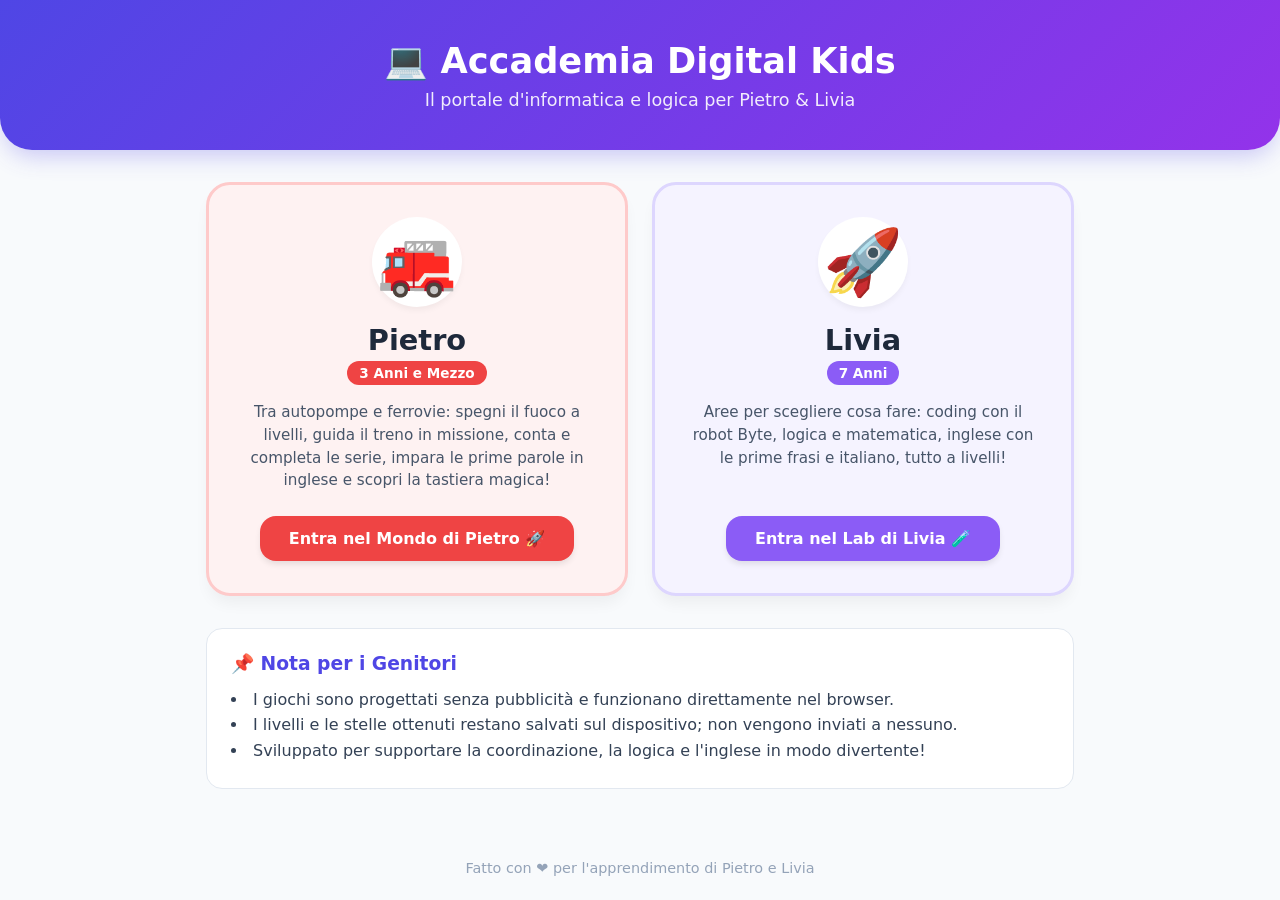
<file: index.html>
<!DOCTYPE html>
<html lang="it">
<head>
  <meta charset="UTF-8">
  <meta name="viewport" content="width=device-width, initial-scale=1.0">
  <title>Accademia Informatica Bimbi - Pietro & Livia</title>
  <style>
    :root {
      --primary: #4F46E5;
      --pietro-color: #EF4444;
      --pietro-bg: #FEF2F2;
      --livia-color: #8B5CF6;
      --livia-bg: #F5F3FF;
      --text: #1E293B;
    }

    * { box-sizing: border-box; margin: 0; padding: 0; }
    html { -webkit-text-size-adjust: 100%; }

    body {
      font-family: system-ui, -apple-system, BlinkMacSystemFont, 'Segoe UI', Roboto, sans-serif;
      background: #F8FAFC;
      color: var(--text);
      min-height: 100vh;
      min-height: 100dvh;
      display: flex;
      flex-direction: column;
      align-items: center;
    }

    header {
      width: 100%;
      background: linear-gradient(135deg, #4F46E5, #9333EA);
      color: white;
      text-align: center;
      padding: 2.5rem 1rem;
      border-bottom-left-radius: 2rem;
      border-bottom-right-radius: 2rem;
      box-shadow: 0 10px 25px -5px rgba(79, 70, 229, 0.3);
    }

    header h1 { font-size: 2.2rem; margin-bottom: 0.5rem; }
    header p { font-size: 1.1rem; opacity: 0.9; }

    main {
      max-width: 900px;
      width: 100%;
      padding: 2rem 1rem;
      display: flex;
      flex-direction: column;
      gap: 2rem;
    }

    .cards-container {
      display: grid;
      grid-template-columns: repeat(auto-fit, minmax(300px, 1fr));
      gap: 1.5rem;
    }

    .card {
      border-radius: 1.5rem;
      padding: 2rem;
      display: flex;
      flex-direction: column;
      align-items: center;
      text-align: center;
      text-decoration: none;
      color: inherit;
      transition: all 0.3s cubic-bezier(0.4, 0, 0.2, 1);
      border: 3px solid transparent;
      box-shadow: 0 10px 15px -3px rgba(0, 0, 0, 0.05);
      position: relative;
      overflow: hidden;
      touch-action: manipulation;
    }

    .card-pietro { background: var(--pietro-bg); border-color: #FECACA; }
    .card-livia { background: var(--livia-bg); border-color: #DDD6FE; }

    /* L'effetto "sollevamento" solo dove c'è il mouse: su iPad resterebbe attivo dopo il tocco */
    @media (hover: hover) {
      .card:hover {
        transform: translateY(-8px);
        box-shadow: 0 20px 25px -5px rgba(0, 0, 0, 0.1);
      }
    }

    .avatar {
      font-size: 4rem;
      margin-bottom: 1rem;
      background: white;
      width: 90px;
      height: 90px;
      border-radius: 50%;
      display: flex;
      align-items: center;
      justify-content: center;
      box-shadow: 0 4px 6px -1px rgba(0, 0, 0, 0.05);
    }

    .card h2 { font-size: 1.8rem; margin-bottom: 0.25rem; }
    .age-badge {
      display: inline-block;
      padding: 0.25rem 0.75rem;
      border-radius: 1rem;
      font-weight: bold;
      font-size: 0.85rem;
      margin-bottom: 1rem;
      color: white;
    }

    .card-pietro .age-badge { background: var(--pietro-color); }
    .card-livia .age-badge { background: var(--livia-color); }

    .card p {
      font-size: 0.95rem;
      line-height: 1.5;
      color: #475569;
      margin-bottom: 1.5rem;
    }

    .btn {
      margin-top: auto;
      padding: 0.8rem 1.8rem;
      border-radius: 1rem;
      font-weight: bold;
      color: white;
      font-size: 1rem;
      box-shadow: 0 4px 6px -1px rgba(0, 0, 0, 0.1);
    }

    .card-pietro .btn { background: var(--pietro-color); }
    .card-livia .btn { background: var(--livia-color); }

    .guide-section {
      background: white;
      padding: 1.5rem;
      border-radius: 1rem;
      border: 1px solid #E2E8F0;
    }

    .guide-section h3 {
      color: var(--primary);
      margin-bottom: 0.75rem;
      display: flex;
      align-items: center;
      gap: 0.5rem;
    }

    .guide-section ul {
      list-style-position: inside;
      line-height: 1.6;
      color: #334155;
    }

    footer {
      margin-top: auto;
      padding: 1.5rem;
      text-align: center;
      color: #94A3B8;
      font-size: 0.9rem;
    }

    @media (prefers-reduced-motion: reduce) { .card { transition: none; } }
  </style>
</head>
<body>

  <header>
    <h1>💻 Accademia Digital Kids</h1>
    <p>Il portale d'informatica e logica per Pietro & Livia</p>
  </header>

  <main>
    <div class="cards-container">
      <!-- Scheda Pietro -->
      <a href="pietro.html" class="card card-pietro">
        <div class="avatar">🚒</div>
        <h2>Pietro</h2>
        <div class="age-badge">3 Anni e Mezzo</div>
        <p>Tra autopompe e ferrovie: spegni il fuoco a livelli, guida il treno in missione, conta e completa le serie, impara le prime parole in inglese e scopri la tastiera magica!</p>
        <span class="btn">Entra nel Mondo di Pietro 🚀</span>
      </a>

      <!-- Scheda Livia -->
      <a href="livia.html" class="card card-livia">
        <div class="avatar">🚀</div>
        <h2>Livia</h2>
        <div class="age-badge">7 Anni</div>
        <p>Aree per scegliere cosa fare: coding con il robot Byte, logica e matematica, inglese con le prime frasi e italiano, tutto a livelli!</p>
        <span class="btn">Entra nel Lab di Livia 🧪</span>
      </a>
    </div>

    <div class="guide-section">
      <h3>📌 Nota per i Genitori</h3>
      <ul>
        <li>I giochi sono progettati senza pubblicità e funzionano direttamente nel browser.</li>
        <li>I livelli e le stelle ottenuti restano salvati sul dispositivo; non vengono inviati a nessuno.</li>
        <li>Sviluppato per supportare la coordinazione, la logica e l'inglese in modo divertente!</li>
      </ul>
    </div>
  </main>

  <footer>
    Fatto con ❤️ per l'apprendimento di Pietro e Livia
  </footer>

</body>
</html>
</file>
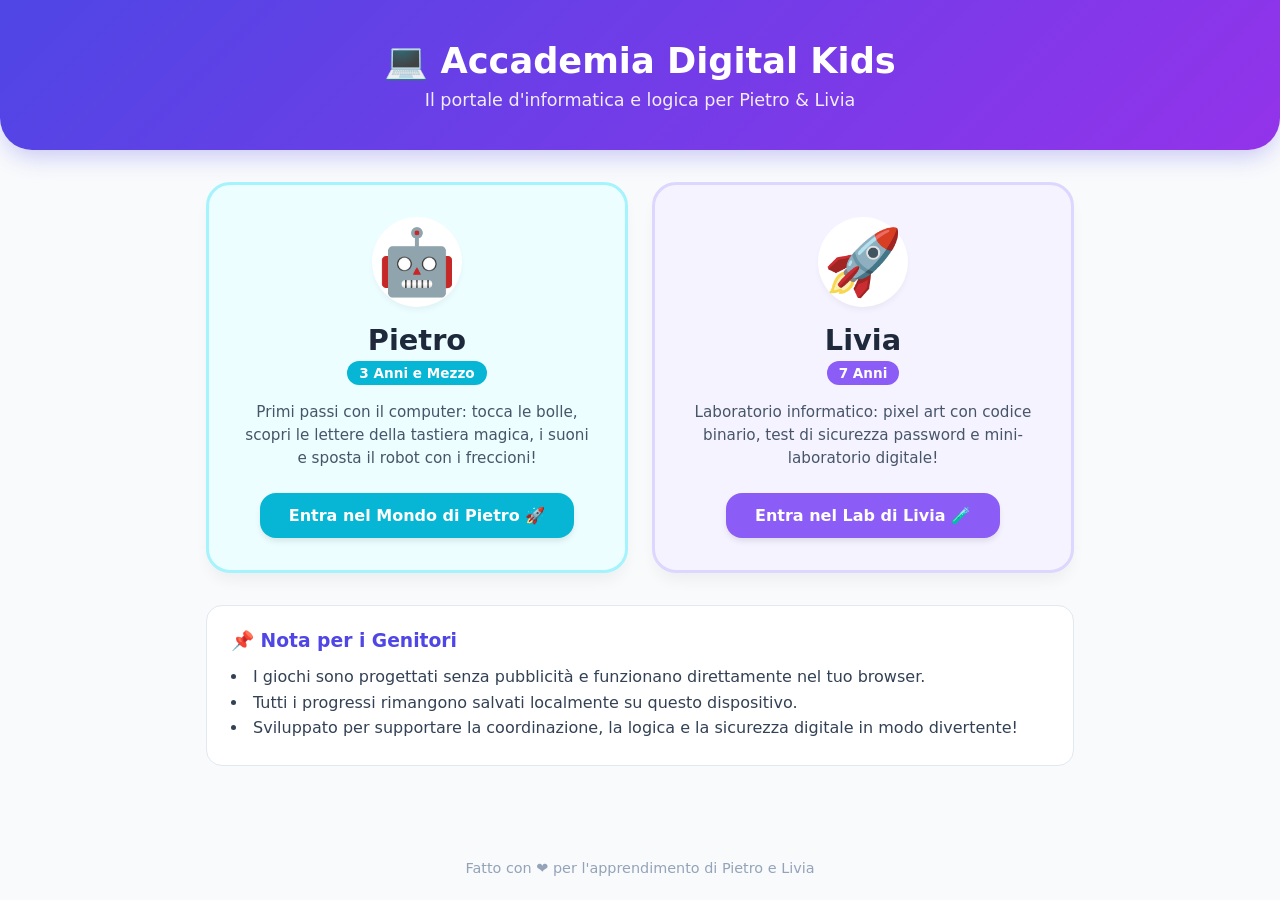
<file: index.html.html>
<!DOCTYPE html>
<html lang="it">
<head>
  <meta charset="UTF-8">
  <meta name="viewport" content="width=device-width, initial-scale=1.0">
  <title>Accademia Informatica Bimbi - Pietro & Livia</title>
  <style>
    :root {
      --primary: #4F46E5;
      --pietro-color: #06B6D4;
      --pietro-bg: #ECFEFF;
      --livia-color: #8B5CF6;
      --livia-bg: #F5F3FF;
      --text: #1E293B;
    }

    * { box-sizing: border-box; margin: 0; padding: 0; }

    body {
      font-family: system-ui, -apple-system, BlinkMacSystemFont, 'Segoe UI', Roboto, sans-serif;
      background: #F8FAFC;
      color: var(--text);
      min-height: 100vh;
      display: flex;
      flex-direction: column;
      align-items: center;
    }

    header {
      width: 100%;
      background: linear-gradient(135deg, #4F46E5, #9333EA);
      color: white;
      text-align: center;
      padding: 2.5rem 1rem;
      border-bottom-left-radius: 2rem;
      border-bottom-right-radius: 2rem;
      box-shadow: 0 10px 25px -5px rgba(79, 70, 229, 0.3);
    }

    header h1 { font-size: 2.2rem; margin-bottom: 0.5rem; }
    header p { font-size: 1.1rem; opacity: 0.9; }

    main {
      max-width: 900px;
      width: 100%;
      padding: 2rem 1rem;
      display: flex;
      flex-direction: column;
      gap: 2rem;
    }

    .cards-container {
      display: grid;
      grid-template-columns: repeat(auto-fit, minmax(300px, 1fr));
      gap: 1.5rem;
    }

    .card {
      border-radius: 1.5rem;
      padding: 2rem;
      display: flex;
      flex-direction: column;
      align-items: center;
      text-align: center;
      text-decoration: none;
      color: inherit;
      transition: all 0.3s cubic-bezier(0.4, 0, 0.2, 1);
      border: 3px solid transparent;
      box-shadow: 0 10px 15px -3px rgba(0, 0, 0, 0.05);
      position: relative;
      overflow: hidden;
    }

    .card-pietro {
      background: var(--pietro-bg);
      border-color: #A5F3FC;
    }

    .card-livia {
      background: var(--livia-bg);
      border-color: #DDD6FE;
    }

    .card:hover {
      transform: translateY(-8px);
      box-shadow: 0 20px 25px -5px rgba(0, 0, 0, 0.1);
    }

    .avatar {
      font-size: 4rem;
      margin-bottom: 1rem;
      background: white;
      width: 90px;
      height: 90px;
      border-radius: 50%;
      display: flex;
      align-items: center;
      justify-content: center;
      box-shadow: 0 4px 6px -1px rgba(0, 0, 0, 0.05);
    }

    .card h2 { font-size: 1.8rem; margin-bottom: 0.25rem; }
    .age-badge {
      display: inline-block;
      padding: 0.25rem 0.75rem;
      border-radius: 1rem;
      font-weight: bold;
      font-size: 0.85rem;
      margin-bottom: 1rem;
      color: white;
    }

    .card-pietro .age-badge { background: var(--pietro-color); }
    .card-livia .age-badge { background: var(--livia-color); }

    .card p {
      font-size: 0.95rem;
      line-height: 1.5;
      color: #475569;
      margin-bottom: 1.5rem;
    }

    .btn {
      margin-top: auto;
      padding: 0.8rem 1.8rem;
      border-radius: 1rem;
      font-weight: bold;
      color: white;
      font-size: 1rem;
      box-shadow: 0 4px 6px -1px rgba(0, 0, 0, 0.1);
    }

    .card-pietro .btn { background: var(--pietro-color); }
    .card-livia .btn { background: var(--livia-color); }

    .guide-section {
      background: white;
      padding: 1.5rem;
      border-radius: 1rem;
      border: 1px solid #E2E8F0;
    }

    .guide-section h3 {
      color: var(--primary);
      margin-bottom: 0.75rem;
      display: flex;
      align-items: center;
      gap: 0.5rem;
    }

    .guide-section ul {
      list-style-position: inside;
      line-height: 1.6;
      color: #334155;
    }

    footer {
      margin-top: auto;
      padding: 1.5rem;
      text-align: center;
      color: #94A3B8;
      font-size: 0.9rem;
    }
  </style>
</head>
<body>

  <header>
    <h1>💻 Accademia Digital Kids</h1>
    <p>Il portale d'informatica e logica per Pietro & Livia</p>
  </header>

  <main>
    <div class="cards-container">
      <!-- Scheda Pietro -->
      <a href="pietro.html" class="card card-pietro">
        <div class="avatar">🤖</div>
        <h2>Pietro</h2>
        <div class="age-badge">3 Anni e Mezzo</div>
        <p>Primi passi con il computer: tocca le bolle, scopri le lettere della tastiera magica, i suoni e sposta il robot con i freccioni!</p>
        <span class="btn">Entra nel Mondo di Pietro 🚀</span>
      </a>

      <!-- Scheda Livia -->
      <a href="livia.html" class="card card-livia">
        <div class="avatar">🚀</div>
        <h2>Livia</h2>
        <div class="age-badge">7 Anni</div>
        <p>Laboratorio informatico: pixel art con codice binario, test di sicurezza password e mini-laboratorio digitale!</p>
        <span class="btn">Entra nel Lab di Livia 🧪</span>
      </a>
    </div>

    <div class="guide-section">
      <h3>📌 Nota per i Genitori</h3>
      <ul>
        <li>I giochi sono progettati senza pubblicità e funzionano direttamente nel tuo browser.</li>
        <li>Tutti i progressi rimangono salvati localmente su questo dispositivo.</li>
        <li>Sviluppato per supportare la coordinazione, la logica e la sicurezza digitale in modo divertente!</li>
      </ul>
    </div>
  </main>

  <footer>
    Fatto con ❤️ per l'apprendimento di Pietro e Livia
  </footer>

</body>
</html>
</file>
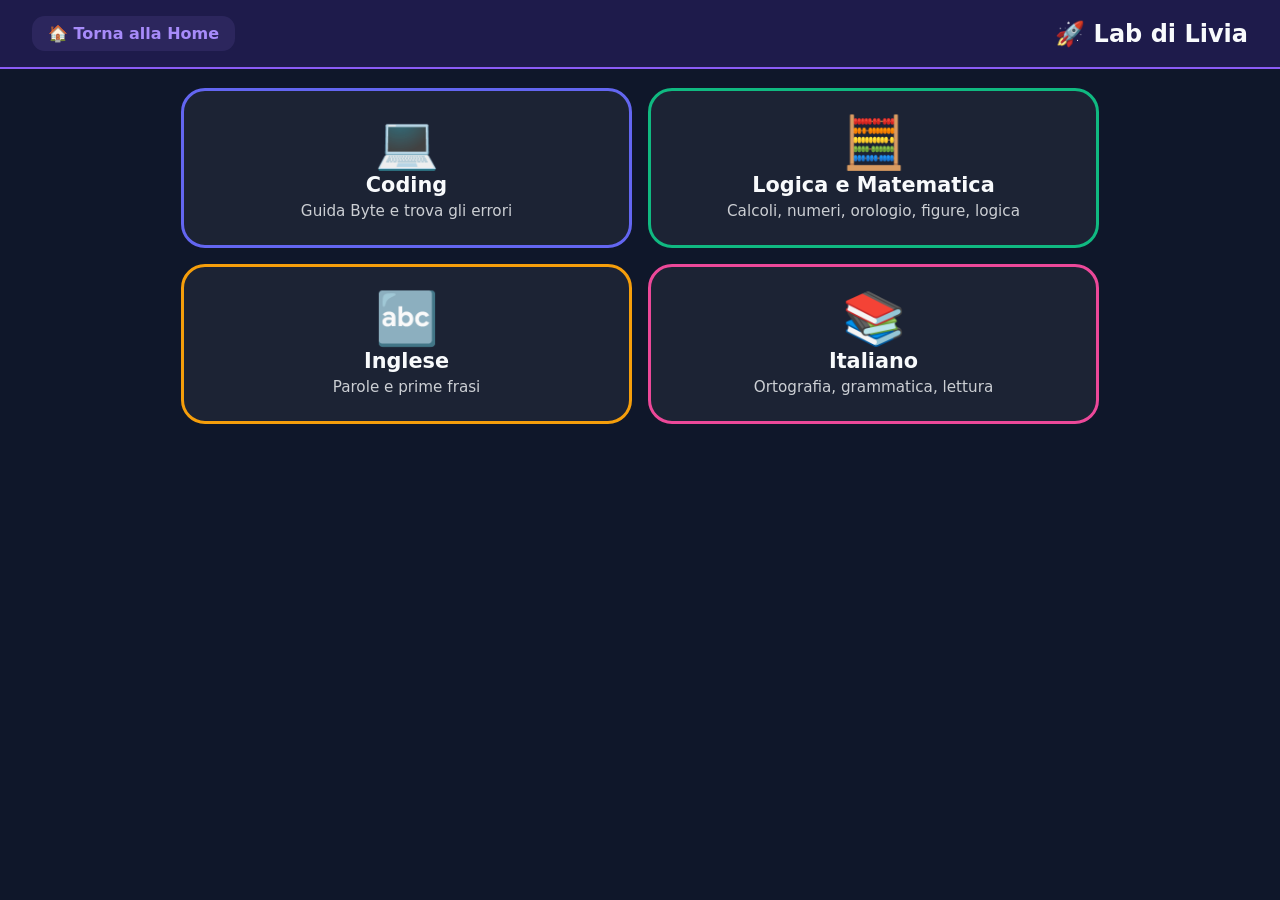
<file: livia.html>
<!DOCTYPE html>
<html lang="it">
<head>
<meta charset="UTF-8">
<meta name="viewport" content="width=device-width, initial-scale=1.0">
<title>Laboratorio di Livia - Coding & English</title>
<link rel="stylesheet" href="css/common.css">
<link rel="stylesheet" href="css/quiz.css">
<link rel="stylesheet" href="css/menu.css">
<link rel="stylesheet" href="css/livia/base.css">
<link rel="stylesheet" href="css/livia/coding.css">
<link rel="stylesheet" href="css/livia/inglese.css">
</head>
<body>
<header>
  <a href="index.html" class="home-link">🏠 Torna alla Home</a>
  <h2>🚀 Lab di Livia</h2>
</header>

<div class="area-menu" id="areaMenu">
  <button class="area-card" data-area="coding" style="--c:#6366F1"><span class="ico">💻</span><b>Coding</b><small>Guida Byte e trova gli errori</small></button>
  <button class="area-card" data-area="math" style="--c:#10B981"><span class="ico">🧮</span><b>Logica e Matematica</b><small>Calcoli, numeri, orologio, figure, logica</small></button>
  <button class="area-card" data-area="english" style="--c:#F59E0B"><span class="ico">🔤</span><b>Inglese</b><small>Parole e prime frasi</small></button>
  <button class="area-card" data-area="italiano" style="--c:#EC4899"><span class="ico">📚</span><b>Italiano</b><small>Ortografia, grammatica, lettura</small></button>
</div>
<div class="area-bar" id="areaBar" hidden><button class="back-btn" id="areaBack">🏠 Menu</button><span id="areaTitle"></span></div>

<div class="nav-modules" id="nav">
  <button class="mod-btn" data-panel="coding" data-area="coding">🧩 Lab Coding</button>
  <button class="mod-btn" data-panel="debug" data-area="coding">🔎 Trova l'errore</button>
  <button class="mod-btn" data-panel="math" data-area="math">🧮 Calcoli</button>
  <button class="mod-btn" data-panel="numeri" data-area="math">🔢 Numeri</button>
  <button class="mod-btn" data-panel="orologio" data-area="math">🕒 Orologio ed Euro</button>
  <button class="mod-btn" data-panel="geometria" data-area="math">📐 Figure e Misure</button>
  <button class="mod-btn" data-panel="logica" data-area="math">🧠 Logica</button>
  <button class="mod-btn" data-panel="englishWords" data-area="english">🔤 Parole</button>
  <button class="mod-btn" data-panel="frasi" data-area="english">💬 Frasi</button>
  <button class="mod-btn" data-panel="ortografia" data-area="italiano">✏️ Ortografia</button>
  <button class="mod-btn" data-panel="grammatica" data-area="italiano">🧩 Grammatica</button>
  <button class="mod-btn" data-panel="parole" data-area="italiano">📖 Parole e Lettura</button>
</div>

<main>
  <section id="coding" class="panel active">
    <h2>🧩 Esercizi di Programmazione</h2>
    <p class="sub">Crea la sequenza di comandi per guidare Byte 🤖 a raccogliere la stella 🌟! (Byte guarda dove punta la freccia gialla 🔼 e gli occhi sono sul davanti)</p>
    <div class="world-bar" id="levelSelect"></div>
    <p class="sub" id="levelInfo"></p>
    <div class="workspace">
      <div class="grid-container"><div class="maze-grid" id="mazeGrid"></div></div>
      <div class="block-palette">
        <h3>Blocchi Comandi:</h3>
        <div class="block-buttons">
          <button class="btn-cmd btn-forward" data-cmd="MOVE">⬆️ Avanza</button>
          <button class="btn-cmd btn-turn" data-cmd="LEFT">↺ Gira Sinistra</button>
          <button class="btn-cmd btn-turn" data-cmd="RIGHT">↻ Gira Destra</button>
          <button class="btn-cmd btn-action" data-cmd="COLLECT">🌟 Raccogli</button>
          <button class="btn-cmd btn-repeat" id="repeatBtn" data-cmd="REPEAT" hidden>🔁 Ripeti</button>
          <button class="btn-cmd btn-close" id="closeRepBtn" hidden>✔️ Fine ripeti</button>
        </div>
        <h3>Il tuo Algoritmo (<span id="counter">0</span>/<span id="maxBlocks"></span>):</h3>
        <div class="program-sequence" id="programSequence"></div>
        <div class="controls-bar">
          <button class="btn-run" id="runBtn">▶️ ESEGUI CODICE</button>
          <button class="btn-clear" id="clearBtn">🗑️ Cancella</button>
        </div>
        <div class="status-msg" id="statusMsg"></div>
        <button class="btn-next" id="nextLevelBtn" hidden>➡️ Livello successivo</button>
      </div>
    </div>
  </section>

  <section id="debug" class="panel">
    <h2>🔎 Trova l'errore!</h2>
    <p class="sub">Byte ha un programma sbagliato. Tocca il blocco che non va, cambialo o toglilo (nei cicli puoi cambiare il numero), poi premi Prova!</p>
    <div class="workspace">
      <div class="grid-container"><div class="maze-grid" id="dbgGrid"></div></div>
      <div class="block-palette">
        <h3>Programma di Byte (errore <span id="dbgNum">1</span>/<span id="dbgTotal">7</span>):</h3>
        <div class="program-sequence" id="dbgProgram"></div>
        <h3>Cambia il blocco scelto in:</h3>
        <div class="block-buttons" id="dbgFix">
          <button class="btn-cmd btn-forward" data-fix="MOVE">⬆️ Avanza</button>
          <button class="btn-cmd btn-turn" data-fix="LEFT">↺ Gira Sinistra</button>
          <button class="btn-cmd btn-turn" data-fix="RIGHT">↻ Gira Destra</button>
          <button class="btn-cmd btn-action" data-fix="COLLECT">🌟 Raccogli</button>
          <button class="btn-cmd btn-clear" data-fix="REMOVE">🗑️ Togli il blocco</button>
        </div>
        <div class="controls-bar">
          <button class="btn-run" id="dbgRun">▶️ PROVA</button>
          <button class="btn-clear" id="dbgReset">↩️ Ricomincia</button>
        </div>
        <div class="status-msg" id="dbgStatus"></div>
        <button class="btn-next" id="dbgNext" hidden>➡️ Prossimo errore</button>
      </div>
    </div>
  </section>

  <section id="math" class="panel">
    <h2>🧮 Calcoli e Tabelline</h2>
    <div id="lMath"></div>
  </section>

  <section id="numeri" class="panel">
    <h2>🔢 Numeri fino a 999</h2>
    <div id="lNum"></div>
  </section>

  <section id="orologio" class="panel">
    <h2>🕒 Orologio ed Euro</h2>
    <div id="lClock"></div>
  </section>

  <section id="geometria" class="panel">
    <h2>📐 Figure e Misure</h2>
    <div id="lGeo"></div>
  </section>

  <section id="logica" class="panel">
    <h2>🧠 Logica</h2>
    <div id="lLogic"></div>
  </section>

  <section id="frasi" class="panel">
    <h2>💬 English Phrases: le prime frasi</h2>
    <div id="lFrasi"></div>
  </section>

  <section id="ortografia" class="panel">
    <h2>✏️ Ortografia</h2>
    <div id="lOrt"></div>
  </section>

  <section id="grammatica" class="panel">
    <h2>🧩 Grammatica</h2>
    <div id="lGram"></div>
  </section>

  <section id="parole" class="panel">
    <h2>📖 Parole e Lettura</h2>
    <div id="lParole"></div>
  </section>

  <section id="englishWords" class="panel">
    <h2>🔤 Impara le Parole in Inglese!</h2>
    <div class="word-hud">
      <span>⭐ Livello <span id="wLevel">1</span>: <span id="wLevelName"></span></span>
      <div class="word-bar" id="wBar" role="progressbar" aria-valuemin="0" aria-valuemax="5" aria-valuenow="0"><div id="wBarFill"></div></div>
      <span id="wProgress">0/5</span>
      <button class="word-restart" id="wordRestart">🔄 Dal livello 1</button>
    </div>
    <p class="sub" id="wordPrompt"></p>
    <div class="word-card">
      <div class="word-emoji" id="wordEmoji"></div>
      <div class="word-ita" id="wordIta"></div>
      <button class="speak-btn" id="wordSpeak" hidden>🔊 Ascolta</button>
      <button class="speak-btn" id="wordContinue" hidden>▶️ Continua</button>
    </div>
    <div class="options-grid" id="optionsGrid"></div>
    <div id="tileArea" hidden>
      <div class="answer-slots" id="slots"></div>
      <div class="letter-tiles" id="tiles"></div>
    </div>
    <div class="status-msg" id="wordStatus" style="margin-top:1.5rem;font-size:1.2rem" aria-live="polite"></div>
  </section>
</main>

<script src="js/common.js"></script>
<script src="js/quiz.js"></script>
<script src="js/livia/robot.js"></script>
<script src="js/livia/coding.js"></script>
<script src="js/livia/debug.js"></script>
<script src="js/livia/matematica.js"></script>
<script src="js/livia/numeri.js"></script>
<script src="js/livia/orologio.js"></script>
<script src="js/livia/geometria.js"></script>
<script src="js/livia/logica.js"></script>
<script src="js/livia/inglese-frasi.js"></script>
<script src="js/livia/italiano.js"></script>
<script src="js/livia/inglese-parole.js"></script>
<script>
initTabs('nav', '.mod-btn', 'panel', '.panel');
initAreas({ menu: 'areaMenu', bar: 'areaBar', title: 'areaTitle', back: 'areaBack', nav: 'nav', btnSel: '.mod-btn', secSel: '.panel' });
</script>
</body>
</html>
</file>
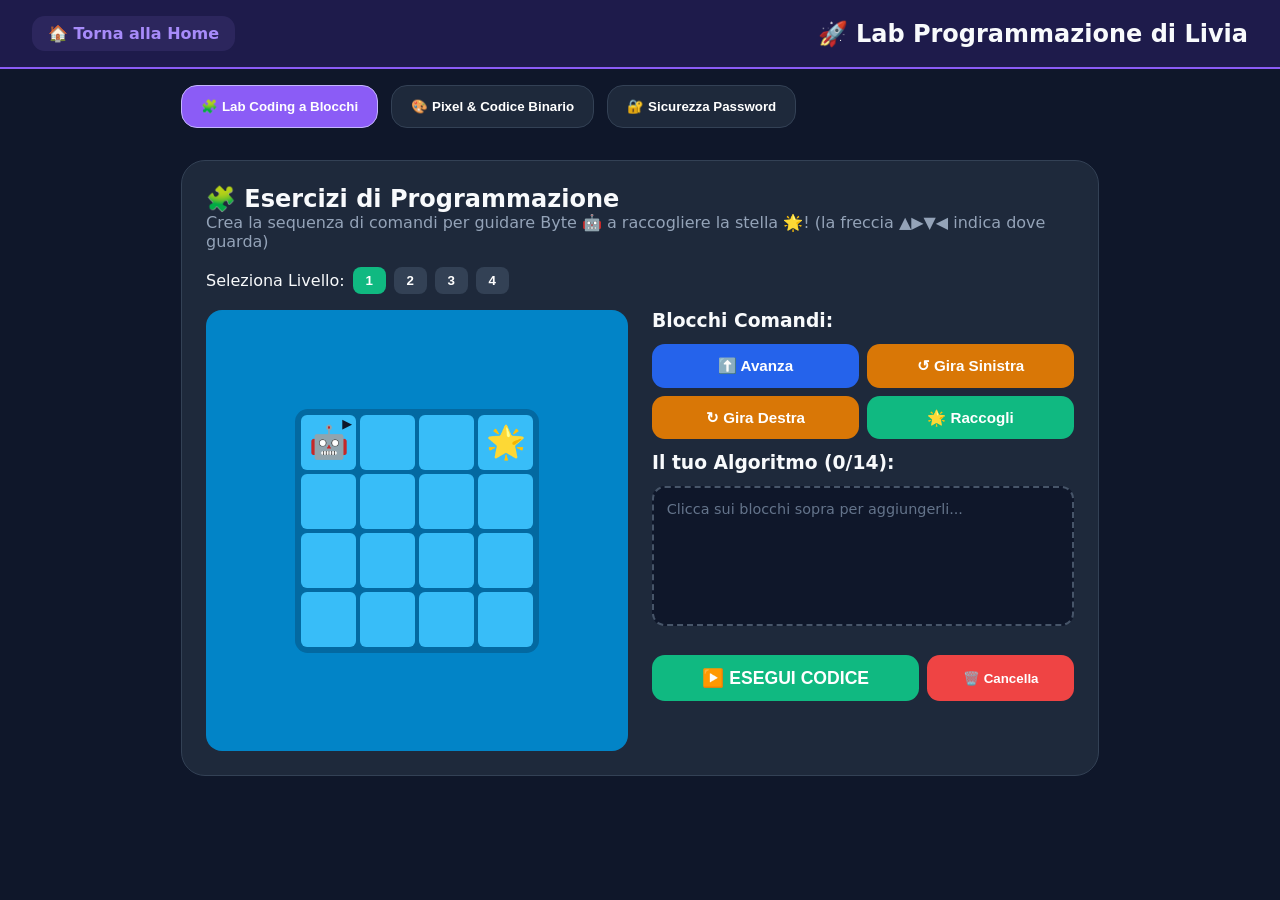
<file: livia.html.html>
<!DOCTYPE html>
<html lang="it">
<head>
<meta charset="UTF-8">
<meta name="viewport" content="width=device-width, initial-scale=1.0">
<title>Laboratorio di Coding di Livia - Programmazione a Blocchi</title>
<style>
:root{--bg:#0F172A;--card-bg:#1E293B;--accent:#8B5CF6;--green:#10B981;--text:#F8FAFC}
*{box-sizing:border-box;margin:0;padding:0}
body{font-family:system-ui,-apple-system,sans-serif;background:var(--bg);color:var(--text);min-height:100vh;display:flex;flex-direction:column;align-items:center}
header{width:100%;background:#1E1B4B;padding:1rem 2rem;display:flex;justify-content:space-between;align-items:center;gap:1rem;flex-wrap:wrap;border-bottom:2px solid var(--accent)}
.home-link{color:#A78BFA;text-decoration:none;font-weight:bold;background:rgba(167,139,250,.1);padding:.5rem 1rem;border-radius:.8rem}
.nav-modules{display:flex;gap:.8rem;padding:1rem;max-width:950px;width:100%;overflow-x:auto}
.mod-btn{background:var(--card-bg);color:#fff;border:1px solid #334155;padding:.8rem 1.2rem;border-radius:1rem;cursor:pointer;font-weight:bold;white-space:nowrap}
.mod-btn.active{background:var(--accent);border-color:#C4B5FD}
main{max-width:950px;width:100%;padding:1rem}
.panel{display:none;background:var(--card-bg);padding:1.5rem;border-radius:1.5rem;border:1px solid #334155}
.panel.active{display:block}
.level-select{display:flex;gap:.5rem;margin-bottom:1rem;align-items:center}
.level-btn{background:#334155;color:#fff;border:none;padding:.4rem .8rem;border-radius:.5rem;cursor:pointer;font-weight:bold}
.level-btn.active{background:var(--green)}
.workspace{display:grid;grid-template-columns:1fr 1fr;gap:1.5rem}
@media(max-width:768px){.workspace{grid-template-columns:1fr}}
.grid-container{background:#0284C7;border-radius:1rem;padding:1rem;display:flex;align-items:center;justify-content:center}
.maze-grid{display:grid;gap:4px;background:#0369A1;padding:6px;border-radius:.8rem}
.cell{width:55px;height:55px;background:#38BDF8;border-radius:6px;display:flex;align-items:center;justify-content:center;font-size:2rem;position:relative}
.cell.wall{background:#0F172A}
.cell .arrow{position:absolute;top:1px;right:4px;font-size:.8rem;color:#0F172A}
.block-palette{display:flex;flex-direction:column;gap:.8rem}
.block-buttons{display:grid;grid-template-columns:1fr 1fr;gap:.5rem}
.btn-cmd{padding:.8rem;border:none;border-radius:.8rem;font-weight:bold;cursor:pointer;color:#fff;font-size:.95rem}
.btn-forward{background:#2563EB}.btn-turn{background:#D97706}.btn-action{background:#10B981}
.program-sequence{background:#0F172A;border:2px dashed #475569;border-radius:.8rem;min-height:140px;padding:.8rem;display:flex;flex-wrap:wrap;gap:.5rem;align-content:flex-start}
.code-block{background:var(--accent);color:#fff;padding:.5rem .8rem;border-radius:.5rem;font-size:.85rem;font-weight:bold;display:flex;align-items:center;gap:.4rem;box-shadow:0 4px 6px rgba(0,0,0,.2)}
.code-block.current{outline:3px solid #FDE047}
.remove-btn{color:#FCA5A5;cursor:pointer;margin-left:.3rem}
.controls-bar{display:flex;gap:.5rem;margin-top:1rem}
.btn-run{flex:2;background:var(--green);color:#fff;border:none;padding:.8rem;border-radius:.8rem;font-weight:bold;font-size:1.1rem;cursor:pointer}
.btn-clear{flex:1;background:#EF4444;color:#fff;border:none;padding:.8rem;border-radius:.8rem;font-weight:bold;cursor:pointer}
button:disabled{opacity:.5;cursor:not-allowed}
.status-msg{margin-top:.8rem;font-weight:bold;text-align:center;min-height:24px}
.pixel-grid{display:grid;grid-template-columns:repeat(4,50px);gap:5px;margin:1.5rem 0;justify-content:center}
.pixel{width:50px;height:50px;background:#334155;border-radius:8px;cursor:pointer;display:flex;align-items:center;justify-content:center;font-weight:bold;user-select:none}
.pixel.on{background:#10B981;color:#000}
.binary-code{background:#0284C7;padding:1rem;border-radius:.5rem;font-family:monospace;font-size:1.2rem;text-align:center}
</style>
</head>
<body>
<header>
  <a href="index.html" class="home-link">🏠 Torna alla Home</a>
  <h2>🚀 Lab Programmazione di Livia</h2>
</header>

<div class="nav-modules">
  <button class="mod-btn active" onclick="showPanel('coding', this)">🧩 Lab Coding a Blocchi</button>
  <button class="mod-btn" onclick="showPanel('binary', this)">🎨 Pixel & Codice Binario</button>
  <button class="mod-btn" onclick="showPanel('cyber', this)">🔐 Sicurezza Password</button>
</div>

<main>
  <section id="coding" class="panel active">
    <h2>🧩 Esercizi di Programmazione</h2>
    <p style="color:#94A3B8;margin-bottom:1rem">Crea la sequenza di comandi per guidare Byte 🤖 a raccogliere la stella 🌟! (la freccia ▲▶▼◀ indica dove guarda)</p>
    <div class="level-select">
      <span>Seleziona Livello:</span>
      <button class="level-btn active" onclick="loadLevel(0)">1</button>
      <button class="level-btn" onclick="loadLevel(1)">2</button>
      <button class="level-btn" onclick="loadLevel(2)">3</button>
      <button class="level-btn" onclick="loadLevel(3)">4</button>
    </div>
    <div class="workspace">
      <div class="grid-container"><div class="maze-grid" id="mazeGrid"></div></div>
      <div class="block-palette">
        <h3>Blocchi Comandi:</h3>
        <div class="block-buttons">
          <button class="btn-cmd btn-forward" onclick="addBlock('MOVE')">⬆️ Avanza</button>
          <button class="btn-cmd btn-turn" onclick="addBlock('LEFT')">↺ Gira Sinistra</button>
          <button class="btn-cmd btn-turn" onclick="addBlock('RIGHT')">↻ Gira Destra</button>
          <button class="btn-cmd btn-action" onclick="addBlock('COLLECT')">🌟 Raccogli</button>
        </div>
        <h3>Il tuo Algoritmo (<span id="counter">0</span>/<span id="maxBlocks"></span>):</h3>
        <div class="program-sequence" id="programSequence"></div>
        <div class="controls-bar">
          <button class="btn-run" id="runBtn" onclick="runProgram()">▶️ ESEGUI CODICE</button>
          <button class="btn-clear" id="clearBtn" onclick="clearProgram()">🗑️ Cancella</button>
        </div>
        <div class="status-msg" id="statusMsg"></div>
      </div>
    </div>
  </section>

  <section id="binary" class="panel">
    <h2>Laboratorio Codice Binario</h2>
    <p>Clicca sui pixel per accenderli (1) o spegnerli (0). Vedi come il computer trasforma le immagini in numeri!</p>
    <div class="pixel-grid" id="pixelGrid"></div>
    <h3>Codice Binario Generato:</h3>
    <div class="binary-code" id="binaryDisplay">0000 0000 0000 0000</div>
  </section>

  <section id="cyber" class="panel">
    <h2>Test Sicurezza Password</h2>
    <p>Metti alla prova la tua password per scoprire se è a prova di hacker!</p>
    <input type="text" id="passInput" oninput="checkPass()" placeholder="Inserisci qui una password..." style="width:100%;padding:.8rem;margin:1rem 0;border-radius:.5rem;border:none;font-size:1rem">
    <div id="passFeedback" style="font-weight:bold;font-size:1.2rem"></div>
  </section>
</main>

<script>
function showPanel(id, btn) {
  document.querySelectorAll('.panel').forEach(p => p.classList.remove('active'));
  document.querySelectorAll('.mod-btn').forEach(b => b.classList.remove('active'));
  document.getElementById(id).classList.add('active');
  if (btn) btn.classList.add('active');
}

/* --- CODING LAB --- */
// dir: 0=su, 1=destra, 2=giù, 3=sinistra
const levels = [
  { size: 4, start: [0,0], dir: 1, star: [0,3], walls: [] },
  { size: 4, start: [0,0], dir: 1, star: [2,2], walls: [] },
  { size: 4, start: [0,0], dir: 1, star: [3,3], walls: [[1,1],[1,2]] },
  { size: 5, start: [0,0], dir: 2, star: [4,4], walls: [[1,0],[1,1],[3,2],[3,3]] }
];
const MAX_BLOCKS = 14; // con 10 il livello 4 era impossibile (servono 11 blocchi)
const ARROWS = ['▲','▶','▼','◀'];
const LABELS = { MOVE:'⬆️ Avanza', LEFT:'↺ Sinistra', RIGHT:'↻ Destra', COLLECT:'🌟 Raccogli' };

let currentLevel = 0, robot = { r:0, c:0, dir:1 }, program = [], running = false;

function setStatus(msg, color) {
  const s = document.getElementById('statusMsg');
  s.innerText = msg;
  s.style.color = color || '';
}

function loadLevel(idx) {
  if (running) return;
  currentLevel = idx;
  document.querySelectorAll('.level-btn').forEach((b, i) => b.classList.toggle('active', i === idx));
  program = [];
  renderProgram();
  resetLevelState();
}

function resetLevelState() {
  const l = levels[currentLevel];
  robot = { r: l.start[0], c: l.start[1], dir: l.dir };
  renderMaze();
  setStatus('');
}

function renderMaze() {
  const l = levels[currentLevel];
  const grid = document.getElementById('mazeGrid');
  grid.style.gridTemplateColumns = `repeat(${l.size}, 55px)`;
  grid.innerHTML = '';
  for (let r = 0; r < l.size; r++) {
    for (let c = 0; c < l.size; c++) {
      const cell = document.createElement('div');
      cell.className = 'cell';
      if (l.walls.some(w => w[0] === r && w[1] === c)) cell.classList.add('wall');
      if (r === robot.r && c === robot.c) {
        cell.textContent = '🤖';
        const a = document.createElement('span');
        a.className = 'arrow';
        a.textContent = ARROWS[robot.dir];
        cell.appendChild(a);
      } else if (r === l.star[0] && c === l.star[1]) {
        cell.textContent = '🌟';
      }
      grid.appendChild(cell);
    }
  }
}

function addBlock(type) {
  if (running || program.length >= MAX_BLOCKS) return;
  program.push(type);
  renderProgram();
}

function removeBlock(idx) {
  if (running) return;
  program.splice(idx, 1);
  renderProgram();
}

function clearProgram() {
  if (running) return;
  program = [];
  renderProgram();
  resetLevelState();
}

function renderProgram(activeIdx = -1) {
  const seq = document.getElementById('programSequence');
  document.getElementById('counter').textContent = program.length;
  document.getElementById('maxBlocks').textContent = MAX_BLOCKS;
  seq.innerHTML = '';
  if (!program.length) {
    seq.innerHTML = '<span style="color:#64748B;font-size:.9rem">Clicca sui blocchi sopra per aggiungerli...</span>';
    return;
  }
  program.forEach((cmd, idx) => {
    const b = document.createElement('div');
    b.className = 'code-block' + (idx === activeIdx ? ' current' : '');
    b.append(LABELS[cmd] + ' ');
    const x = document.createElement('span');
    x.className = 'remove-btn';
    x.textContent = '✕';
    x.onclick = () => removeBlock(idx);
    b.appendChild(x);
    seq.appendChild(b);
  });
}

async function runProgram() {
  if (running) return;
  if (!program.length) { setStatus('Aggiungi prima qualche blocco!', '#F59E0B'); return; }
  running = true;
  document.getElementById('runBtn').disabled = true;
  document.getElementById('clearBtn').disabled = true;
  resetLevelState();
  const l = levels[currentLevel];
  let won = false, failed = false;

  for (let i = 0; i < program.length && !failed && !won; i++) {
    renderProgram(i);
    await new Promise(r => setTimeout(r, 500));
    const cmd = program[i];

    if (cmd === 'MOVE') {
      let nr = robot.r, nc = robot.c;
      if (robot.dir === 0) nr--;
      if (robot.dir === 1) nc++;
      if (robot.dir === 2) nr++;
      if (robot.dir === 3) nc--;
      const ok = nr >= 0 && nr < l.size && nc >= 0 && nc < l.size &&
                 !l.walls.some(w => w[0] === nr && w[1] === nc);
      if (ok) { robot.r = nr; robot.c = nc; }
      else { setStatus('💥 Ops! Il robot ha urtato un ostacolo!', '#EF4444'); failed = true; }
    } else if (cmd === 'LEFT') {
      robot.dir = (robot.dir + 3) % 4;
    } else if (cmd === 'RIGHT') {
      robot.dir = (robot.dir + 1) % 4;
    } else if (cmd === 'COLLECT') {
      if (robot.r === l.star[0] && robot.c === l.star[1]) {
        setStatus('🎉 Bravissima Livia! Codice eseguito con successo!', '#10B981');
        won = true;
      } else {
        setStatus('🤔 Qui non c\'è nessuna stella da raccogliere!', '#F59E0B');
        failed = true;
      }
    }
    renderMaze();
  }

  if (!won && !failed) setStatus('🔁 Il programma è finito ma la stella non è stata raccolta. Riprova!', '#F59E0B');
  renderProgram();
  running = false;
  document.getElementById('runBtn').disabled = false;
  document.getElementById('clearBtn').disabled = false;
}

/* --- PIXEL ART & BINARIO --- */
const pixels = new Array(16).fill(0);

function buildPixelGrid() {
  const g = document.getElementById('pixelGrid');
  g.innerHTML = '';
  pixels.forEach((v, i) => {
    const p = document.createElement('div');
    p.className = 'pixel' + (v ? ' on' : '');
    p.textContent = v;
    p.onclick = () => { pixels[i] ^= 1; buildPixelGrid(); };
    g.appendChild(p);
  });
  const rows = [];
  for (let i = 0; i < 16; i += 4) rows.push(pixels.slice(i, i + 4).join(''));
  document.getElementById('binaryDisplay').textContent = rows.join(' ');
}

/* --- PASSWORD --- */
function checkPass() {
  const p = document.getElementById('passInput').value;
  const fb = document.getElementById('passFeedback');
  if (!p) { fb.textContent = ''; return; }
  let score = 0;
  if (p.length >= 8) score++;
  if (p.length >= 12) score++;
  if (/[a-z]/.test(p) && /[A-Z]/.test(p)) score++;
  if (/\d/.test(p)) score++;
  if (/[^A-Za-z0-9]/.test(p)) score++;
  const levels = [
    ['😱 Debolissima! Un hacker la trova subito', '#EF4444'],
    ['😱 Debolissima! Un hacker la trova subito', '#EF4444'],
    ['😕 Debole: aggiungi lunghezza e simboli', '#F59E0B'],
    ['🙂 Discreta, si può migliorare', '#EAB308'],
    ['💪 Forte!', '#10B981'],
    ['🛡️ Fortissima! A prova di hacker', '#10B981']
  ];
  fb.textContent = levels[score][0];
  fb.style.color = levels[score][1];
}

/* --- AVVIO --- */
loadLevel(0);
buildPixelGrid();
</script>
</body>
</html>
</file>
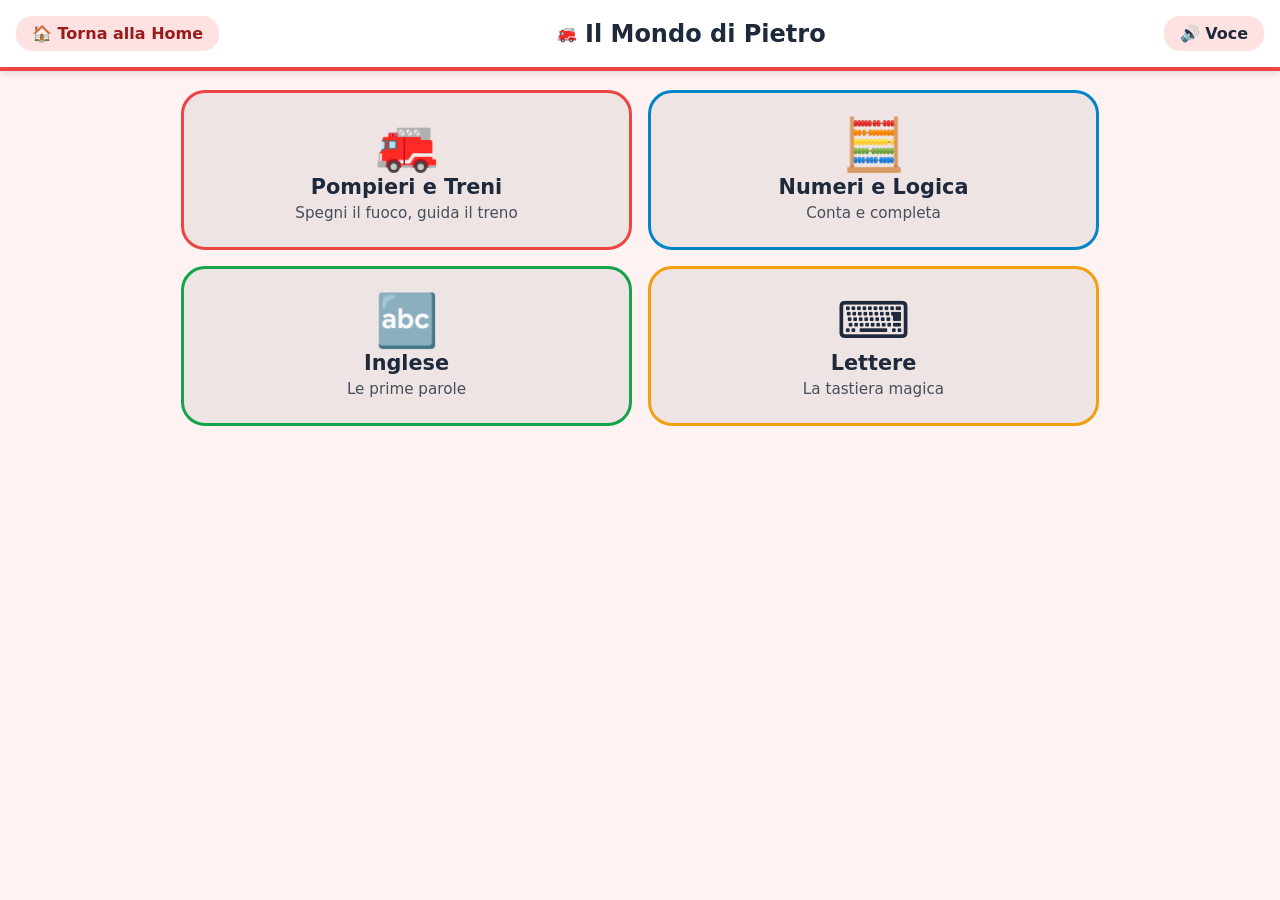
<file: pietro.html>
<!DOCTYPE html>
<html lang="it">
<head>
<meta charset="UTF-8">
<meta name="viewport" content="width=device-width, initial-scale=1.0">
<title>Mondo di Pietro - Pompieri & Treni</title>
<link rel="stylesheet" href="css/common.css">
<link rel="stylesheet" href="css/quiz.css">
<link rel="stylesheet" href="css/menu.css">
<link rel="stylesheet" href="css/pietro/base.css">
<link rel="stylesheet" href="css/pietro/fuoco.css">
<link rel="stylesheet" href="css/pietro/treno.css">
<link rel="stylesheet" href="css/pietro/tastiera.css">
</head>
<body>
<header>
  <a href="index.html" class="home-link">🏠 Torna alla Home</a>
  <div class="title-box"><span>🚒</span><h2>Il Mondo di Pietro</h2></div>
  <button id="muteBtn" aria-pressed="false">🔊 Voce</button>
</header>

<div class="area-menu" id="areaMenu">
  <button class="area-card" data-area="pompieri" style="--c:#EF4444"><span class="ico">🚒</span><b>Pompieri e Treni</b><small>Spegni il fuoco, guida il treno</small></button>
  <button class="area-card" data-area="numeri" style="--c:#0284C7"><span class="ico">🧮</span><b>Numeri e Logica</b><small>Conta e completa</small></button>
  <button class="area-card" data-area="english" style="--c:#16A34A"><span class="ico">🔤</span><b>Inglese</b><small>Le prime parole</small></button>
  <button class="area-card" data-area="lettere" style="--c:#F59E0B"><span class="ico">⌨️</span><b>Lettere</b><small>La tastiera magica</small></button>
</div>
<div class="area-bar" id="areaBar" hidden><button class="back-btn" id="areaBack">🏠 Menu</button><span id="areaTitle"></span></div>

<nav class="nav-tabs" id="tabs">
  <button class="tab-btn" data-tab="fire" data-area="pompieri">🚒 Spegni il Fuoco!</button>
  <button class="tab-btn" data-tab="train" data-area="pompieri">🚂 Il Treno di Pietro</button>
  <button class="tab-btn" data-tab="math" data-area="numeri">🧮 Conta e Completa</button>
  <button class="tab-btn" data-tab="english" data-area="english">🔤 Inglese con Pietro</button>
  <button class="tab-btn" data-tab="keyboard" data-area="lettere">⌨️ Tastiera Pompieri & Treni</button>
</nav>

<main>
  <section id="fire" class="game-section active">
    <h2>🚒 Aiuta i Vigili del Fuoco!</h2>
    <p class="hint" id="fireHint">Spegni tutte le casette prima che scada il tempo!</p>
    <div class="fire-hud"><span>⭐ Livello <span id="fireLevel">1</span></span><span>⏱️ <span id="fireTime">30</span>s</span></div>
    <div class="fire-station" id="fireStation"></div>
    <div class="msg" id="fireMsg" aria-live="polite"></div>
    <button class="big-btn" id="fireBtn">▶️ Via!</button>
    <div class="score">Fuochi spenti: <span id="fireCount">0</span></div>
  </section>

  <section id="train" class="game-section">
    <h2>🚂 Il Treno di Pietro</h2>
    <div class="train-modes">
      <button class="mode-btn active" data-mode="mission">📋 Missioni</button>
      <button class="mode-btn" data-mode="free">🛠️ Costruisci libero</button>
    </div>
    <div class="order-card" id="orderCard"><b>Il capostazione chiede:</b><span class="order-train" id="orderTrain"></span><span id="missionNum"></span></div>
    <p class="hint" id="trainHint"></p>
    <div class="railway" id="railway">
      <div class="scenery" aria-hidden="true"><span>🚉</span><span>🌳</span><span>🌲</span><span>🏠</span><span>🌳</span><span>⛰️</span><span>🌲</span><span>🏠</span><span>🌳</span></div>
      <div class="train-track" id="trainTrack"></div>
    </div>
    <div class="wagon-picker">
      <button class="wagon-btn" data-wagon="red">🔴 Rosso</button>
      <button class="wagon-btn" data-wagon="yellow">🟡 Giallo</button>
      <button class="wagon-btn" data-wagon="blue">🔵 Blu</button>
      <button class="wagon-btn" data-wagon="green">🟢 Verde</button>
      <button class="wagon-btn" data-wagon="box">📦 Merci</button>
      <button class="wagon-btn" data-wagon="cow">🐮 Animali</button>
    </div>
    <div class="train-actions">
      <button class="big-btn" id="trainGo">🚂 Parti!</button>
      <button class="act-btn" id="trainUndo">↩️ Togli l'ultimo</button>
      <button class="act-btn" id="trainReset">🔄 Svuota</button>
    </div>
    <div class="msg" id="trainMsg" aria-live="polite"></div>
  </section>

  <section id="math" class="game-section">
    <h2>🧮 Conta e Completa!</h2>
    <div id="pMath"></div>
  </section>

  <section id="english" class="game-section">
    <h2>🔤 Inglese con Pietro!</h2>
    <div id="pEng"></div>
  </section>

  <section id="keyboard" class="game-section">
    <h2>Premi un Tasto qualsiasi!</h2>
    <p class="hint">Ogni lettera sblocca un mezzo dei Pompieri, un Treno o un fantastico oggetto! (Anche toccando qui sotto)</p>
    <div class="keyboard-box" aria-live="polite">
      <div class="key-display" id="keyDisplay">🚒</div>
      <div class="key-emoji" id="keyEmoji">👨‍🚒</div>
      <p class="key-meaning" id="keyMeaning">Premi un tasto sulla tastiera!</p>
    </div>
    <div class="screen-keys" id="screenKeys"></div>
  </section>
</main>

<script src="js/common.js"></script>
<script src="js/quiz.js"></script>
<script src="js/pietro/fuoco.js"></script>
<script src="js/pietro/treno.js"></script>
<script src="js/pietro/matematica.js"></script>
<script src="js/pietro/inglese.js"></script>
<script src="js/pietro/tastiera.js"></script>
<script>initTabs('tabs', '.tab-btn', 'tab', '.game-section');
initAreas({ menu: 'areaMenu', bar: 'areaBar', title: 'areaTitle', back: 'areaBack', nav: 'tabs', btnSel: '.tab-btn', secSel: '.game-section' });</script>
</body>
</html>
</file>
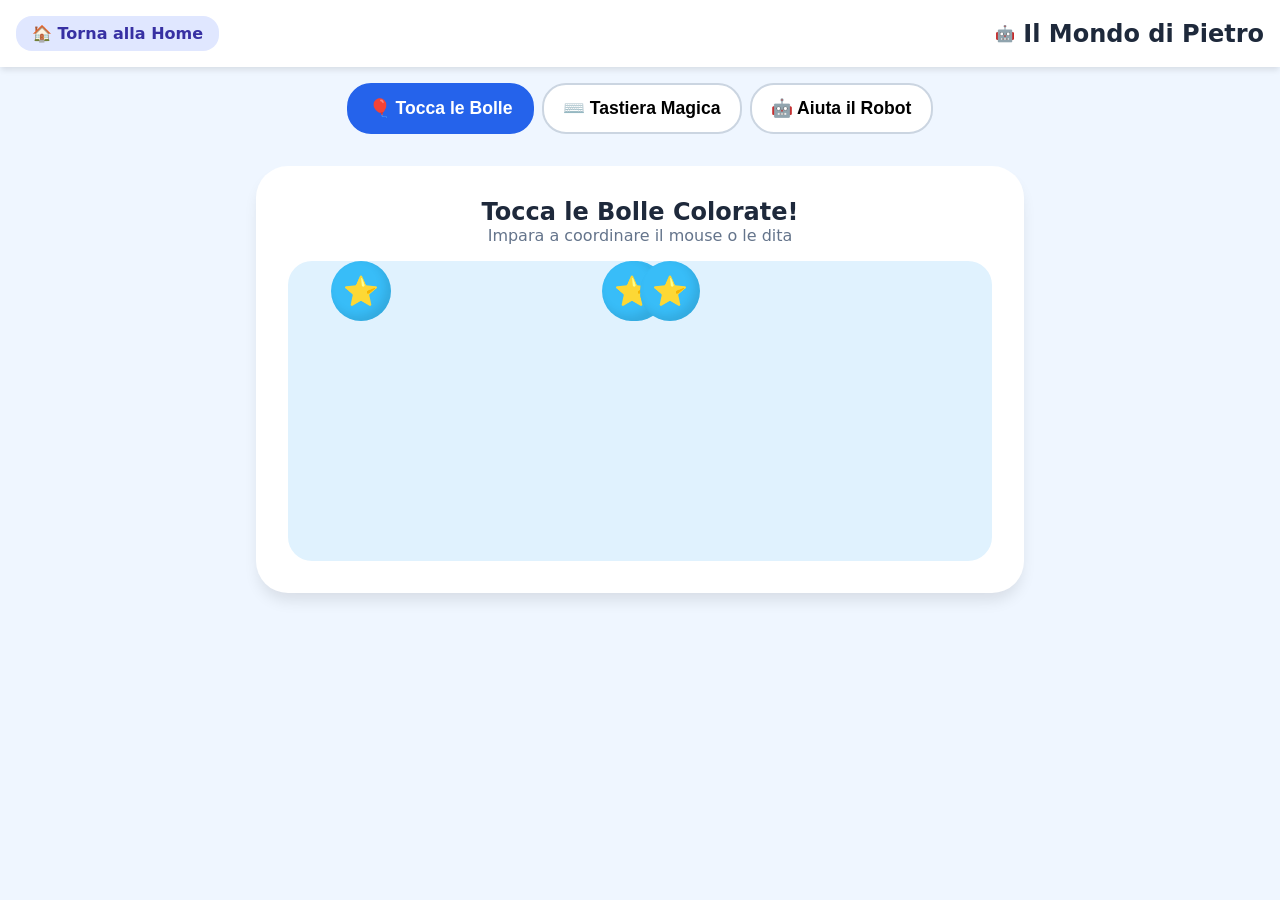
<file: pietro.html.html>
<!DOCTYPE html>
<html lang="it">
<head>
  <meta charset="UTF-8">
  <meta name="viewport" content="width=device-width, initial-scale=1.0">
  <title>Mondo di Pietro - Primi Passi nel Computer</title>
  <style>
    :root {
      --bg-color: #EFF6FF;
      --card-bg: #FFFFFF;
      --primary: #2563EB;
      --accent: #F59E0B;
      --text: #1E293B;
    }

    * { box-sizing: border-box; margin: 0; padding: 0; }

    body {
      font-family: 'Comic Sans MS', 'Chalkboard SE', system-ui, sans-serif;
      background-color: var(--bg-color);
      color: var(--text);
      display: flex;
      flex-direction: column;
      align-items: center;
      min-height: 100vh;
    }

    header {
      width: 100%;
      background: white;
      padding: 1rem;
      display: flex;
      justify-content: space-between;
      align-items: center;
      box-shadow: 0 4px 6px -1px rgba(0,0,0,0.1);
    }

    .home-link {
      text-decoration: none;
      background: #E0E7FF;
      color: #3730A3;
      padding: 0.5rem 1rem;
      border-radius: 1rem;
      font-weight: bold;
    }

    .title-box { display: flex; align-items: center; gap: 0.5rem; }

    .nav-tabs {
      display: flex;
      gap: 0.5rem;
      padding: 1rem;
      overflow-x: auto;
      max-width: 100vw;
    }

    .tab-btn {
      background: white;
      border: 2px solid #CBD5E1;
      padding: 0.8rem 1.2rem;
      border-radius: 1.5rem;
      font-size: 1.1rem;
      font-weight: bold;
      cursor: pointer;
      display: flex;
      align-items: center;
      gap: 0.5rem;
      white-space: nowrap;
    }

    .tab-btn.active {
      border-color: var(--primary);
      background: var(--primary);
      color: white;
    }

    main {
      width: 100%;
      max-width: 800px;
      padding: 1rem;
      flex: 1;
    }

    .game-section {
      display: none;
      background: white;
      border-radius: 2rem;
      padding: 2rem;
      box-shadow: 0 10px 15px -3px rgba(0,0,0,0.1);
      text-align: center;
      min-height: 400px;
    }

    .game-section.active { display: block; }

    /* Bubble Game */
    .bubble-area {
      height: 300px;
      background: #E0F2FE;
      border-radius: 1.5rem;
      position: relative;
      overflow: hidden;
      cursor: pointer;
    }

    .bubble {
      position: absolute;
      width: 60px;
      height: 60px;
      border-radius: 50%;
      background: #38BDF8;
      display: flex;
      align-items: center;
      justify-content: center;
      font-size: 1.8rem;
      cursor: pointer;
      box-shadow: inset -5px -5px 10px rgba(0,0,0,0.1);
      animation: floatUp 4s linear infinite;
    }

    @keyframes floatUp {
      from { transform: translateY(300px); }
      to { transform: translateY(-70px); }
    }

    /* Keyboard Game */
    .key-display {
      font-size: 6rem;
      height: 150px;
      display: flex;
      align-items: center;
      justify-content: center;
      background: #FEF3C7;
      border-radius: 1rem;
      margin-bottom: 1rem;
    }

    /* Robot Maze */
    .grid {
      display: grid;
      grid-template-columns: repeat(3, 1fr);
      gap: 10px;
      max-width: 300px;
      margin: 1rem auto;
    }

    .cell {
      width: 80px;
      height: 80px;
      background: #F1F5F9;
      border-radius: 1rem;
      display: flex;
      align-items: center;
      justify-content: center;
      font-size: 2.5rem;
    }

    .controls {
      display: flex;
      justify-content: center;
      gap: 1rem;
      margin-top: 1rem;
    }

    .ctrl-btn {
      width: 60px;
      height: 60px;
      border-radius: 50%;
      background: var(--primary);
      color: white;
      font-size: 1.8rem;
      border: none;
      cursor: pointer;
    }
  </style>
</head>
<body>

  <header>
    <a href="index.html" class="home-link">🏠 Torna alla Home</a>
    <div class="title-box">
      <span>🤖</span>
      <h2>Il Mondo di Pietro</h2>
    </div>
  </header>

  <nav class="nav-tabs">
    <button class="tab-btn active" onclick="switchTab('bubbles')">🎈 Tocca le Bolle</button>
    <button class="tab-btn" onclick="switchTab('keyboard')">⌨️ Tastiera Magica</button>
    <button class="tab-btn" onclick="switchTab('robot')">🤖 Aiuta il Robot</button>
  </nav>

  <main>
    <!-- GIOCO 1: BOLLE -->
    <section id="bubbles" class="game-section active">
      <h2>Tocca le Bolle Colorate!</h2>
      <p style="margin-bottom: 1rem; color: #64748B;">Impara a coordinare il mouse o le dita</p>
      <div class="bubble-area" id="bubbleArea"></div>
    </section>

    <!-- GIOCO 2: TASTIERA -->
    <section id="keyboard" class="game-section">
      <h2>Premi un Tasto o Tocca Schermo!</h2>
      <div class="key-display" id="keyDisplay">❓</div>
      <p id="keyMeaning" style="font-size: 1.5rem; font-weight: bold; color: var(--primary);"></p>
    </section>

    <!-- GIOCO 3: ROBOT MAZE -->
    <section id="robot" class="game-section">
      <h2>Guida il Robot alla Stella! 🌟</h2>
      <div class="grid" id="robotGrid"></div>
      <div class="controls">
        <button class="ctrl-btn" onclick="moveRobot(-1, 0)">⬅️</button>
        <button class="ctrl-btn" onclick="moveRobot(1, 0)">➡️</button>
      </div>
    </section>
  </main>

  <script>
    function switchTab(id) {
      document.querySelectorAll('.game-section').forEach(s => s.classList.remove('active'));
      document.querySelectorAll('.tab-btn').forEach(b => b.classList.remove('active'));
      document.getElementById(id).classList.add('active');
      event.currentTarget.classList.add('active');
      if(id === 'bubbles') startBubbles();
      if(id === 'robot') initRobot();
    }

    /* BUBBLE GAME */
    function startBubbles() {
      const area = document.getElementById('bubbleArea');
      area.innerHTML = '';
      for(let i=0; i<4; i++) createBubble(area);
    }

    function createBubble(area) {
      const b = document.createElement('div');
      b.className = 'bubble';
      b.style.left = Math.random() * 80 + '%';
      b.style.animationDuration = (3 + Math.random() * 3) + 's';
      b.innerHTML = ['🎈','⭐','🍎','🐶'][Math.floor(Math.random()*4)];
      b.onclick = () => {
        speak('Bravo Pietro!');
        b.remove();
        createBubble(area);
      };
      area.appendChild(b);
    }

    /* KEYBOARD GAME */
    const keysMap = {'A':'🍎 Ape', 'B':'🎈 Borsa', 'C':'🐶 Cane', 'D':'🐬 Delfino'};
    window.addEventListener('keydown', (e) => {
      const char = e.key.toUpperCase();
      const display = document.getElementById('keyDisplay');
      const meaning = document.getElementById('keyMeaning');
      if(keysMap[char]) {
        display.innerText = char;
        meaning.innerText = keysMap[char];
        speak(char + ' come ' + keysMap[char]);
      } else {
        display.innerText = char;
        meaning.innerText = 'Ottimo!';
      }
    });

    /* ROBOT GAME */
    let robotPos = 0;
    const starPos = 2;

    function initRobot() {
      const grid = document.getElementById('robotGrid');
      grid.innerHTML = '';
      for(let i=0; i<3; i++) {
        const cell = document.createElement('div');
        cell.className = 'cell';
        cell.id = 'cell-' + i;
        grid.appendChild(cell);
      }
      updateGrid();
    }

    function updateGrid() {
      for(let i=0; i<3; i++) {
        const cell = document.getElementById('cell-' + i);
        cell.innerHTML = '';
        if(i === robotPos) cell.innerHTML = '🤖';
        if(i === starPos) cell.innerHTML += '🌟';
      }
    }

    function moveRobot(dir) {
      robotPos = Math.max(0, Math.min(2, robotPos + dir));
      updateGrid();
      if(robotPos === starPos) {
        speak('Hai preso la stella Pietro! Vinto!');
        setTimeout(() => { robotPos = 0; updateGrid(); }, 1500);
      }
    }

    function speak(text) {
      if ('speechSynthesis' in window) {
        const msg = new SpeechSynthesisUtterance(text);
        msg.lang = 'it-IT';
        window.speechSynthesis.speak(msg);
      }
    }

    startBubbles();
  </script>
</body>
</html>
</file>
<file: css/common.css>
/* Stili comuni a tutte le pagine (tema-indipendenti) */
*{box-sizing:border-box;margin:0;padding:0}
html{-webkit-text-size-adjust:100%} /* evita lo zoom del testo ruotando l'iPad */
button{font:inherit;color:inherit;cursor:pointer;touch-action:manipulation} /* niente zoom col doppio tocco */
@media (prefers-reduced-motion:reduce){*{animation:none!important;transition:none!important}}
[hidden]{display:none!important}
</file>
<file: css/quiz.css>
/* Stili del motore di quiz (validi sia per il tema chiaro di Pietro sia per quello scuro di Livia) */
.qz-hud{display:flex;align-items:center;gap:1rem;flex-wrap:wrap;margin-bottom:1rem;font-weight:bold}
.qz-bar{flex:1;min-width:120px;height:14px;background:rgba(127,127,127,.35);border-radius:7px;overflow:hidden}
.qz-fill{height:100%;width:0;background:#10B981;transition:width .3s}
.qz-restart{margin-left:auto;background:#64748B;color:#fff;border:none;border-radius:.8rem;padding:.6rem 1rem;min-height:44px;font-weight:bold}
.qz-restart.sure{background:#DC2626}
.qz-prompt{margin-bottom:1rem;font-size:1.15rem;opacity:.9}
.qz-card{background:rgba(127,127,127,.15);border-radius:1.5rem;padding:1.5rem;text-align:center;margin-bottom:1.5rem}
.qz-big{font-size:2.6rem;font-weight:bold;line-height:1.3;word-spacing:.3rem}
.qz-big.emoji{font-size:3.4rem}
.qz-big.text{font-size:1.4rem;line-height:1.5;font-weight:600;word-spacing:0}
.qz-btn{background:#EC4899;color:#fff;border:none;padding:.7rem 1.4rem;border-radius:1rem;font-size:1.1rem;font-weight:bold;margin-top:1rem;min-height:48px}
.qz-options{display:grid;grid-template-columns:repeat(auto-fit,minmax(120px,1fr));gap:1rem}
.qz-opt{background:#0284C7;color:#fff;border:none;padding:1rem;border-radius:1rem;font-size:1.6rem;font-weight:bold;min-height:72px}
.qz-opt.num{font-size:2.6rem}
.qz-opt.emoji{font-size:3.2rem}
.qz-opt.group{font-size:2rem}
.qz-opt.right{background:#059669}
.qz-opt:disabled{opacity:.3}
.dot{display:inline-block;width:56px;height:56px;border-radius:50%;border:3px solid #fff;vertical-align:middle}
.qz-status{margin-top:1.2rem;font-size:1.2rem;font-weight:bold;min-height:1.6rem;text-align:center}
.qz-big.mid{font-size:1.9rem}
.qz-big svg{max-width:100%;height:auto}
.qz-opt.mid{font-size:2rem}
.qz-opt.sent{font-size:1.15rem;line-height:1.3;font-weight:600}
</file>
<file: css/menu.css>
/* Menù delle aree (valido per il tema chiaro di Pietro e quello scuro di Livia) */
.area-menu{display:grid;grid-template-columns:repeat(auto-fit,minmax(300px,1fr));gap:1rem;max-width:950px;width:100%;padding:1.2rem 1rem}
.area-card{display:flex;flex-direction:column;align-items:center;justify-content:center;gap:.3rem;padding:1.4rem 1rem;min-height:160px;border-radius:1.5rem;border:3px solid var(--c,#8B5CF6);background:rgba(127,127,127,.12);color:inherit;text-align:center}
.area-card .ico{font-size:3.2rem;line-height:1}
.area-card b{font-size:1.3rem}
.area-card small{opacity:.8;font-size:.95rem}
.area-card:active{transform:scale(.97)}
.area-bar{display:flex;align-items:center;gap:1rem;max-width:950px;width:100%;padding:.8rem 1rem 0}
.back-btn{background:rgba(127,127,127,.25);border:none;border-radius:1rem;padding:.7rem 1.1rem;font-weight:bold;min-height:48px}
#areaTitle{font-size:1.3rem;font-weight:bold}
.nav-modules,.nav-tabs{flex-wrap:wrap;overflow-x:visible}
</file>
<file: css/livia/base.css>
/* Livia: tema, header, schede */
:root{--bg:#0F172A;--card:#1E293B;--accent:#8B5CF6;--green:#10B981;--pink:#EC4899;--text:#F8FAFC}
body{font-family:system-ui,-apple-system,sans-serif;background:var(--bg);color:var(--text);min-height:100vh;min-height:100dvh;display:flex;flex-direction:column;align-items:center}
header{width:100%;background:#1E1B4B;padding:1rem 2rem;display:flex;justify-content:space-between;align-items:center;gap:1rem;flex-wrap:wrap;border-bottom:2px solid var(--accent)}
.home-link{color:#A78BFA;text-decoration:none;font-weight:bold;background:rgba(167,139,250,.1);padding:.5rem 1rem;border-radius:.8rem}
.nav-modules{display:flex;gap:.8rem;padding:1rem;max-width:950px;width:100%;overflow-x:auto}
.mod-btn{background:var(--card);border:1px solid #334155;padding:.8rem 1.2rem;border-radius:1rem;font-weight:bold;white-space:nowrap}
.mod-btn.active{background:var(--accent);border-color:#C4B5FD}
main{max-width:950px;width:100%;padding:1rem}
.panel{display:none;background:var(--card);padding:1.5rem;border-radius:1.5rem;border:1px solid #334155}
.panel.active{display:block}
.sub{color:#94A3B8;margin-bottom:1rem}
button:disabled{opacity:.5;cursor:not-allowed}
.status-msg{margin-top:.8rem;font-weight:bold;text-align:center;min-height:24px}
button:focus-visible{outline:3px solid #FDE047;outline-offset:2px}
</file>
<file: css/livia/coding.css>
/* Livia: Coding a blocchi */
.level-select{display:flex;gap:.5rem;margin-bottom:1rem;align-items:center}
.level-btn{background:#334155;border:none;padding:.4rem .8rem;border-radius:.5rem;font-weight:bold}
.level-btn.active{background:var(--green)}
.workspace{display:grid;grid-template-columns:1fr 1fr;gap:1.5rem}
@media(max-width:768px){.workspace{grid-template-columns:1fr}}
.grid-container{background:#0284C7;border-radius:1rem;padding:1rem;display:flex;align-items:center;justify-content:center}
.maze-grid{display:grid;gap:4px;background:#0369A1;padding:6px;border-radius:.8rem}
.cell{width:var(--cell,55px);height:var(--cell,55px);background:#38BDF8;border-radius:6px;display:flex;align-items:center;justify-content:center;font-size:2rem;position:relative}
.cell.wall{background:#0F172A}
.cell .arrow{position:absolute;top:1px;right:4px;font-size:.8rem;color:#0F172A}
.block-palette{display:flex;flex-direction:column;gap:.8rem}
.block-buttons{display:grid;grid-template-columns:1fr 1fr;gap:.5rem}
.btn-cmd{padding:.8rem;border:none;border-radius:.8rem;font-weight:bold;font-size:.95rem}
.btn-forward{background:#2563EB}
.btn-turn{background:#D97706}
.btn-action{background:#10B981}
.program-sequence{background:#0F172A;border:2px dashed #475569;border-radius:.8rem;min-height:120px;padding:.8rem;display:flex;flex-wrap:wrap;gap:.5rem;align-content:flex-start}
.code-block{background:var(--accent);padding:.5rem .8rem;border-radius:.5rem;font-size:.85rem;font-weight:bold;display:flex;align-items:center;gap:.4rem;box-shadow:0 4px 6px rgba(0,0,0,.2)}
.code-block.current{outline:3px solid #FDE047}
.remove-btn{color:#FCA5A5;cursor:pointer;margin-left:.3rem}
.controls-bar{display:flex;gap:.5rem;margin-top:.5rem}
.btn-run{flex:2;background:var(--green);border:none;padding:.8rem;border-radius:.8rem;font-weight:bold;font-size:1.1rem}
.btn-clear{flex:1;background:#EF4444;border:none;padding:.8rem;border-radius:.8rem;font-weight:bold}

/* Mondi, livelli e stelle */
.world-bar{display:flex;flex-wrap:wrap;gap:.6rem 1.5rem;margin-bottom:.6rem}
.world{display:flex;flex-wrap:wrap;align-items:center;gap:.4rem}
.world-name{font-weight:bold;margin-right:.3rem}
.level-btn{min-width:48px;min-height:48px;display:flex;flex-direction:column;align-items:center;justify-content:center}
.level-btn small{font-size:.6rem;line-height:1}
.level-btn.done:not(.active){background:#475569}
/* Blocco Ripeti */
.btn-repeat{background:#DB2777}.btn-close{background:#475569}
.rep-block{flex:1 1 100%;background:#BE185D;border-radius:.6rem;padding:.5rem;display:flex;flex-direction:column;gap:.4rem}
.rep-block.open{outline:3px solid #FDE047}
.rep-head{display:flex;align-items:center;gap:.5rem;font-weight:bold;font-size:.9rem}
.rep-btn{width:40px;height:40px;border-radius:50%;border:none;background:#fff;color:#BE185D;font-size:1.3rem;font-weight:bold}
.rep-body{display:flex;flex-wrap:wrap;gap:.4rem;min-height:2.4rem;background:rgba(0,0,0,.25);border-radius:.5rem;padding:.4rem}
.empty-hint{color:#94A3B8;font-size:.85rem}
.code-block.sel{outline:3px solid #FDE047}
.btn-next{background:#2563EB;border:none;padding:.8rem;border-radius:.8rem;font-weight:bold;font-size:1.1rem;margin-top:.5rem}

/* Byte: corpo con occhi sul davanti e freccia gialla che indica dove guarda */
.maze-grid{position:relative}
.byte{position:absolute;width:var(--cell,55px);height:var(--cell,55px);display:flex;align-items:center;justify-content:center;transition:left .35s ease,top .35s ease,transform .35s ease;z-index:2;pointer-events:none}
.byte-body{position:relative;width:72%;height:72%;border-radius:24%;background:#6366F1;border:3px solid #fff;box-shadow:0 3px 6px rgba(0,0,0,.35)}
.byte-body::before{content:'';position:absolute;left:50%;top:-16px;transform:translateX(-50%);border-left:9px solid transparent;border-right:9px solid transparent;border-bottom:13px solid #FACC15;filter:drop-shadow(0 1px 1px rgba(0,0,0,.45))}
.byte-body i{position:absolute;top:16%;width:26%;height:26%;border-radius:50%;background:radial-gradient(circle at 50% 28%,#1E293B 36%,#fff 38%)}
.byte-body i:first-child{left:16%}
.byte-body i:last-child{right:16%}
.byte-body::after{content:'';position:absolute;left:30%;right:30%;bottom:16%;height:8%;border-radius:4px;background:#fff;opacity:.85}
.byte.hit .byte-body{background:#EF4444}
</file>
<file: css/livia/inglese.css>
/* Livia: English (parole e colori) */
.word-card{background:#334155;border-radius:1.5rem;padding:2rem;text-align:center;margin-bottom:1.5rem}
.word-emoji{font-size:5rem;margin-bottom:.5rem}
.word-ita{font-size:1.8rem;font-weight:bold;color:#38BDF8}
.options-grid{display:grid;grid-template-columns:repeat(auto-fit,minmax(140px,1fr));gap:1rem}
.opt-btn{background:#0284C7;border:none;padding:1rem;border-radius:1rem;font-size:1.2rem;font-weight:bold;transition:transform .2s}
.opt-btn:hover:not(:disabled){transform:scale(1.05)}
.opt-btn.right{background:#059669}
.speak-btn{background:var(--pink);border:none;padding:.8rem 1.5rem;border-radius:1rem;font-size:1.2rem;font-weight:bold}

/* Livelli, barra dei progressi e lettere */
.word-hud{display:flex;align-items:center;gap:1rem;flex-wrap:wrap;margin-bottom:1rem;font-weight:bold}
.word-bar{flex:1;min-width:140px;height:14px;background:#334155;border-radius:7px;overflow:hidden}
.word-bar>div{height:100%;width:0;background:#10B981;transition:width .3s}
.word-card .speak-btn{margin:1rem 0 0}
.answer-slots,.letter-tiles{display:flex;justify-content:center;flex-wrap:wrap;gap:.5rem;margin:1rem 0}
.slot{width:48px;height:56px;border-bottom:4px solid #38BDF8;font-size:2rem;font-weight:bold;text-align:center;line-height:56px}
.tile{width:60px;height:60px;border:none;border-radius:.8rem;background:#0284C7;font-size:1.6rem;font-weight:bold}
.tile:disabled{opacity:.25}
.word-restart{margin-left:auto;background:#475569;border:none;border-radius:.8rem;padding:.6rem 1rem;min-height:44px;font-weight:bold}
.word-restart.sure{background:#DC2626}
</file>
<file: css/pietro/base.css>
/* Pietro: tema, header, schede */
:root{--bg:#FEF2F2;--red:#EF4444;--text:#1E293B;--muted:#64748B}
body{font-family:'Comic Sans MS','Chalkboard SE',system-ui,sans-serif;background:var(--bg);color:var(--text);display:flex;flex-direction:column;align-items:center;min-height:100vh;min-height:100dvh}
header{width:100%;background:#fff;padding:1rem;display:flex;justify-content:space-between;align-items:center;gap:.5rem;flex-wrap:wrap;box-shadow:0 4px 6px -1px rgba(0,0,0,.1);border-bottom:4px solid var(--red)}
.home-link{text-decoration:none;background:#FEE2E2;color:#991B1B;padding:.5rem 1rem;border-radius:1rem;font-weight:bold}
.title-box{display:flex;align-items:center;gap:.5rem}
#muteBtn{background:#FEE2E2;border:none;border-radius:1rem;padding:.5rem 1rem;font-weight:bold}
.nav-tabs{display:flex;gap:.5rem;padding:1rem;overflow-x:auto;max-width:100%}
.tab-btn{background:#fff;border:2px solid #CBD5E1;padding:.8rem 1.2rem;border-radius:1.5rem;font-size:1.05rem;font-weight:bold;white-space:nowrap}
.tab-btn.active{border-color:var(--red);background:var(--red);color:#fff}
main{width:100%;max-width:800px;padding:1rem;flex:1}
.game-section{display:none;background:#fff;border-radius:2rem;padding:2rem;box-shadow:0 10px 15px -3px rgba(0,0,0,.1);text-align:center;min-height:420px}
.game-section.active{display:block}
.hint{color:var(--muted);margin:.5rem 0 1rem}
button:focus-visible{outline:3px solid #2563EB;outline-offset:2px}
</file>
<file: css/pietro/fuoco.css>
/* Pietro: Spegni il Fuoco */
.fire-hud{display:flex;justify-content:center;gap:1.5rem;font-size:1.4rem;font-weight:bold;margin:.5rem 0}
.fire-hud .low{color:#DC2626}
.house-box.out{background:#DCFCE7;border-color:#86EFAC}
.msg{font-size:1.4rem;font-weight:bold;min-height:2.2rem;margin:1rem 0 .5rem}
.msg.win{color:#15803D}
.msg.lose{color:#DC2626}
.big-btn{background:#16A34A;border:none;color:#fff;font-weight:bold;font-size:1.4rem;border-radius:1.2rem;padding:.8rem 2rem}
.score{margin-top:1.5rem;font-size:1.3rem;font-weight:bold;color:#15803D}
.fire-station{display:flex;justify-content:space-around;flex-wrap:wrap;gap:1rem;margin-top:1.5rem}
.house-box{background:#F8FAFC;border:3px solid #E2E8F0;border-radius:1.5rem;padding:1.5rem;width:150px;height:180px;display:flex;flex-direction:column;align-items:center;justify-content:center;gap:.5rem}
.fire-icon{font-size:4.5rem;line-height:1}
.house-box.burning .fire-icon{animation:pulse .8s infinite alternate}
@keyframes pulse{from{transform:scale(1)}to{transform:scale(1.15)}}
</file>
<file: css/pietro/treno.css>
/* Pietro: Il Treno */
.train-modes{display:flex;justify-content:center;gap:.6rem;margin:.8rem 0}
.mode-btn{background:#fff;border:2px solid #CBD5E1;border-radius:1.5rem;padding:.6rem 1.2rem;font-weight:bold;min-height:48px}
.mode-btn.active{background:#0284C7;border-color:#0284C7;color:#fff}
.order-card{background:#FEF3C7;border:2px dashed #F59E0B;border-radius:1.2rem;padding:.8rem 1rem;margin-bottom:1rem;display:flex;align-items:center;justify-content:center;gap:.8rem;flex-wrap:wrap}
.order-train{font-size:1.8rem;white-space:nowrap;overflow-x:auto;max-width:100%}
#missionNum{font-size:.85rem;color:#92400E;font-weight:bold}
.railway{position:relative;overflow:hidden;height:230px;border-radius:1.5rem;background:linear-gradient(#BAE6FD 62%,#86EFAC 62%);border-bottom:8px solid #334155;margin-bottom:1rem}
/* Paesaggio: scorre verso destra perché la locomotiva 🚂 guarda a sinistra (la stazione è a sinistra: la meta) */
.scenery{position:absolute;left:0;bottom:70px;width:300%;display:flex;justify-content:space-around;font-size:2.4rem;pointer-events:none;transform:translateX(-66.6%)}
.railway.go .scenery{animation:scenery 5.4s ease-in-out forwards}
.railway.arrived .scenery{transform:none}
@keyframes scenery{from{transform:translateX(-66.6%)}to{transform:none}}
.train-track{position:absolute;left:0;right:0;bottom:8px;display:flex;align-items:flex-end;overflow-x:auto;padding:0 1rem}
.train-track>:first-child{margin-left:auto}
.train-track>:last-child{margin-right:auto}
.train-part{font-size:2.4rem;flex:none;white-space:nowrap;position:relative}
.train-part.new{animation:bounce .5s ease}
.train-part.wrong{animation:shake .5s}
.loco::after{content:'💨';position:absolute;top:-1.1rem;left:.3rem;font-size:1.4rem;opacity:0}
.railway.go .loco::after{opacity:1;animation:puff .7s infinite}
.railway.go .train-part{animation:chug .25s infinite alternate}
@keyframes bounce{0%{transform:translateY(-30px);opacity:0}60%{transform:translateY(6px)}100%{transform:none;opacity:1}}
@keyframes shake{25%{transform:translateX(-6px)}75%{transform:translateX(6px)}}
@keyframes chug{to{transform:translateY(-3px)}}
@keyframes puff{from{transform:translate(0,0) scale(.6);opacity:.9}to{transform:translate(22px,-24px) scale(1.3);opacity:0}}
.confetti{position:absolute;top:-1.5rem;font-size:1.6rem;animation:fall 1.8s linear forwards}
@keyframes fall{to{transform:translateY(260px) rotate(360deg)}}
.wagon-picker{display:flex;justify-content:center;flex-wrap:wrap;gap:.6rem;margin-bottom:.8rem}
.wagon-btn{font-size:1.1rem;background:#F1F5F9;border:2px solid #94A3B8;border-radius:1rem;padding:.7rem .9rem;min-height:48px;font-weight:bold}
.train-actions{display:flex;justify-content:center;flex-wrap:wrap;gap:.6rem}
.act-btn{background:#475569;color:#fff;border:none;border-radius:1rem;padding:.8rem 1.2rem;font-weight:bold;font-size:1rem;min-height:48px}
</file>
<file: css/pietro/tastiera.css>
/* Pietro: Tastiera Pompieri & Treni */
.keyboard-box{display:flex;flex-direction:column;align-items:center;justify-content:center;background:#FEF3C7;border-radius:1.5rem;padding:1.5rem;min-height:250px;margin-bottom:1rem}
.key-display{font-size:4rem;font-weight:bold;color:#DC2626;line-height:1}
.key-emoji{font-size:6rem;line-height:1.1;animation:pop .3s cubic-bezier(.175,.885,.32,1.275)}
.key-meaning{font-size:1.6rem;font-weight:bold;color:#991B1B;margin-top:.5rem}
@keyframes pop{0%{transform:scale(0)}80%{transform:scale(1.15)}100%{transform:scale(1)}}
.screen-keys{display:flex;flex-wrap:wrap;justify-content:center;gap:.4rem}
.screen-key{width:2.8rem;height:2.8rem;font-weight:bold;background:#fff;border:2px solid #CBD5E1;border-radius:.7rem}
</file>
